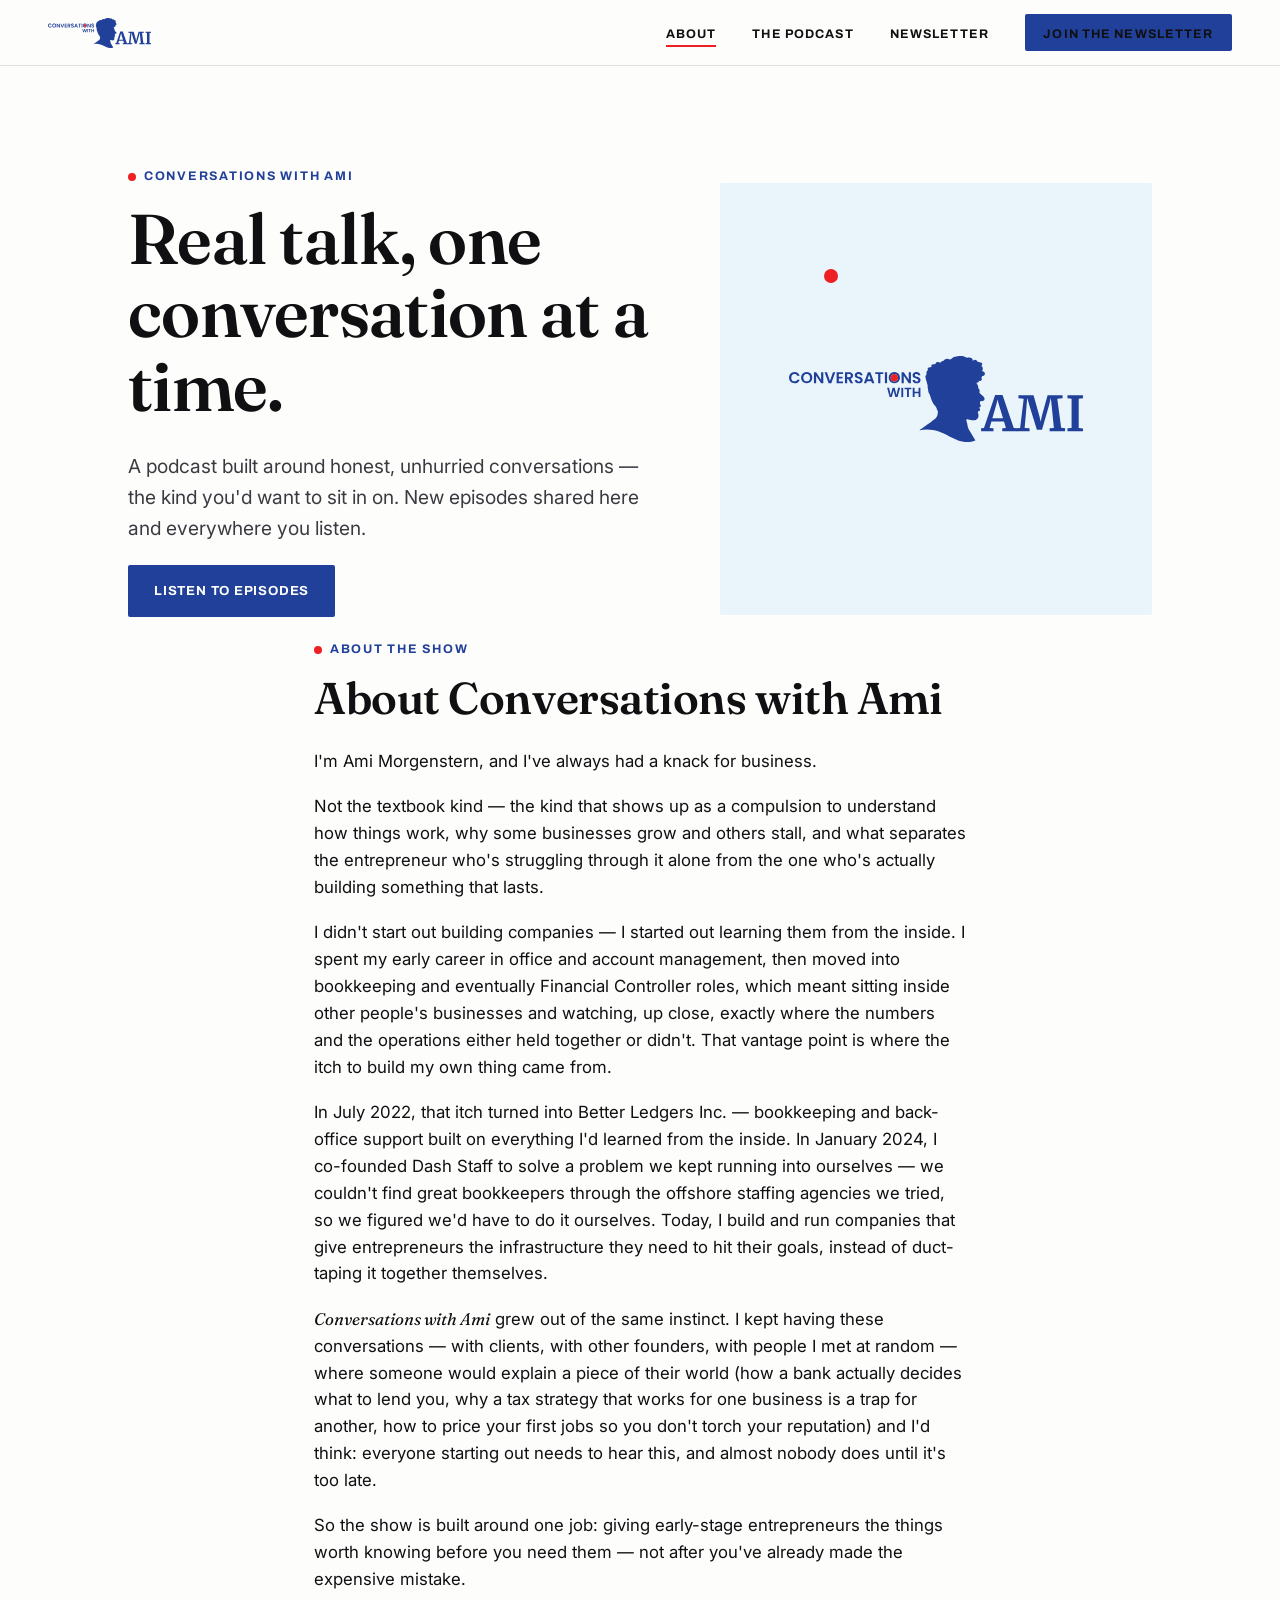
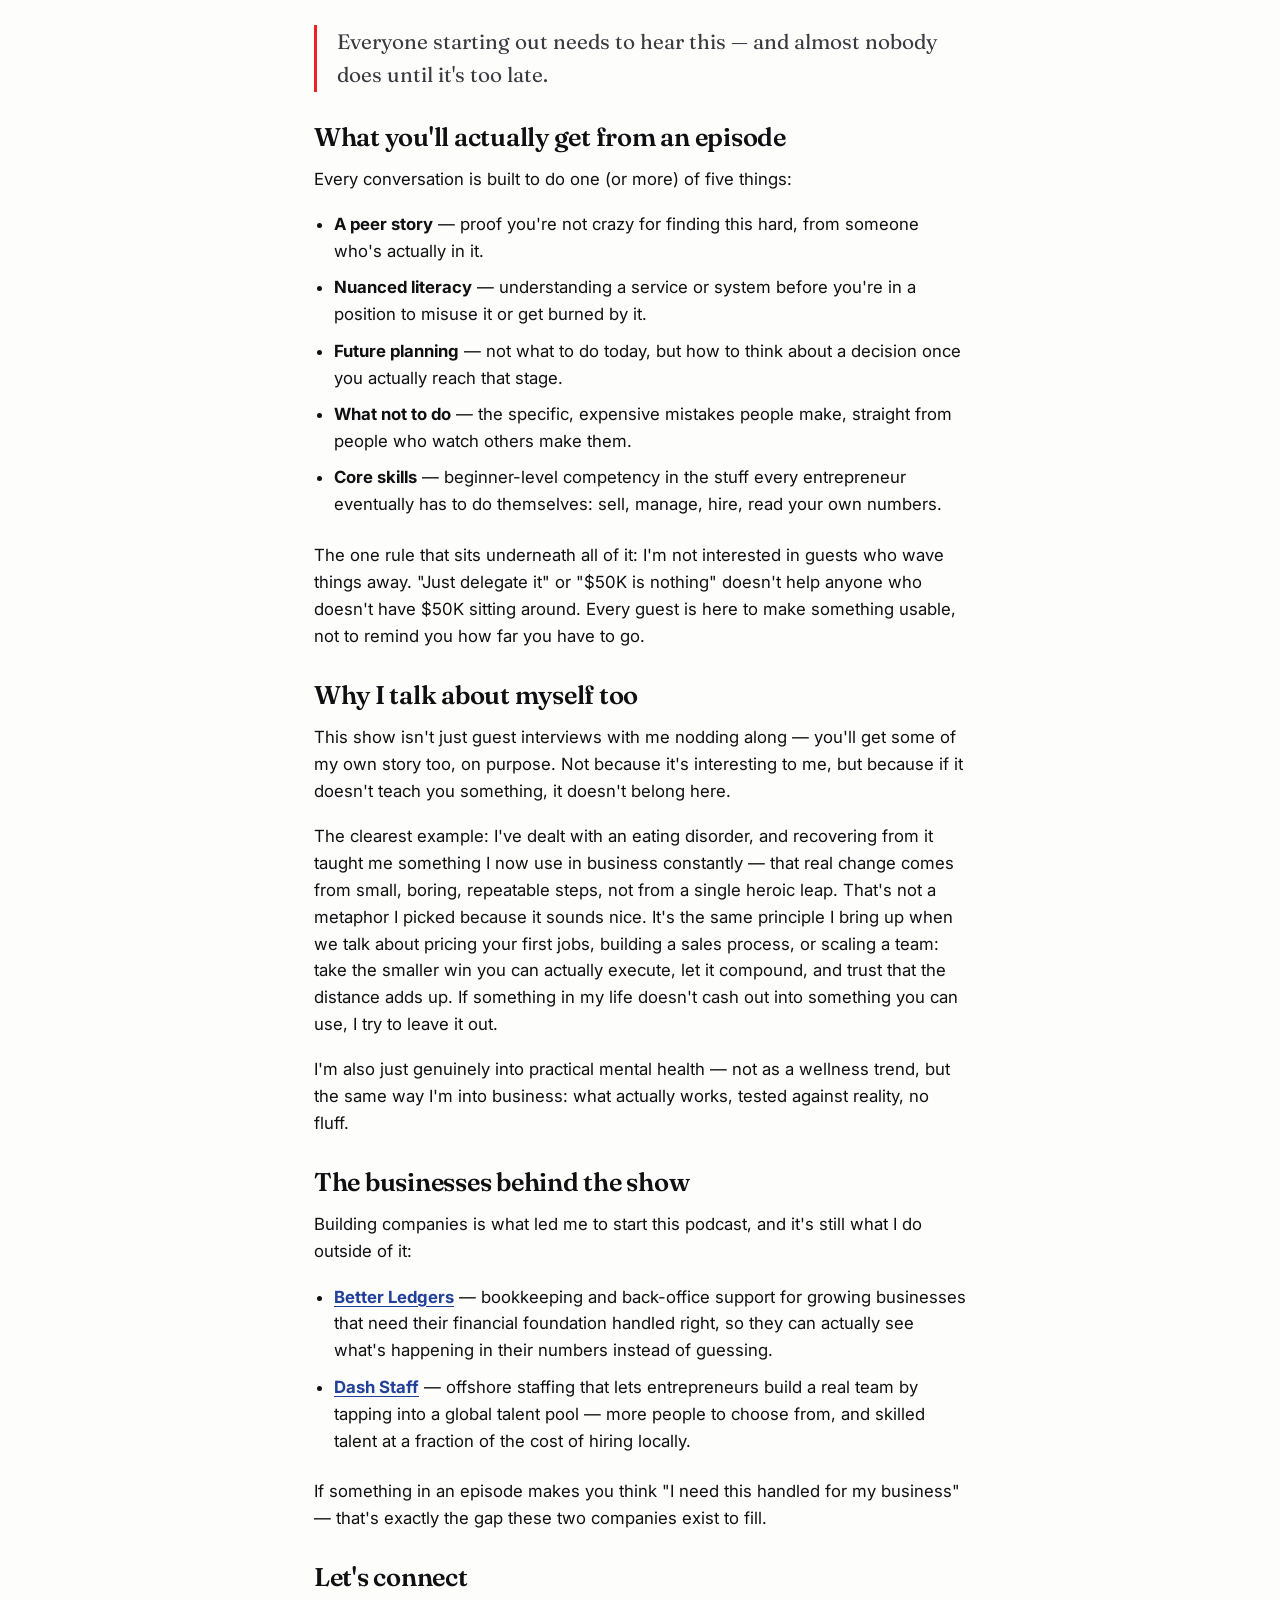
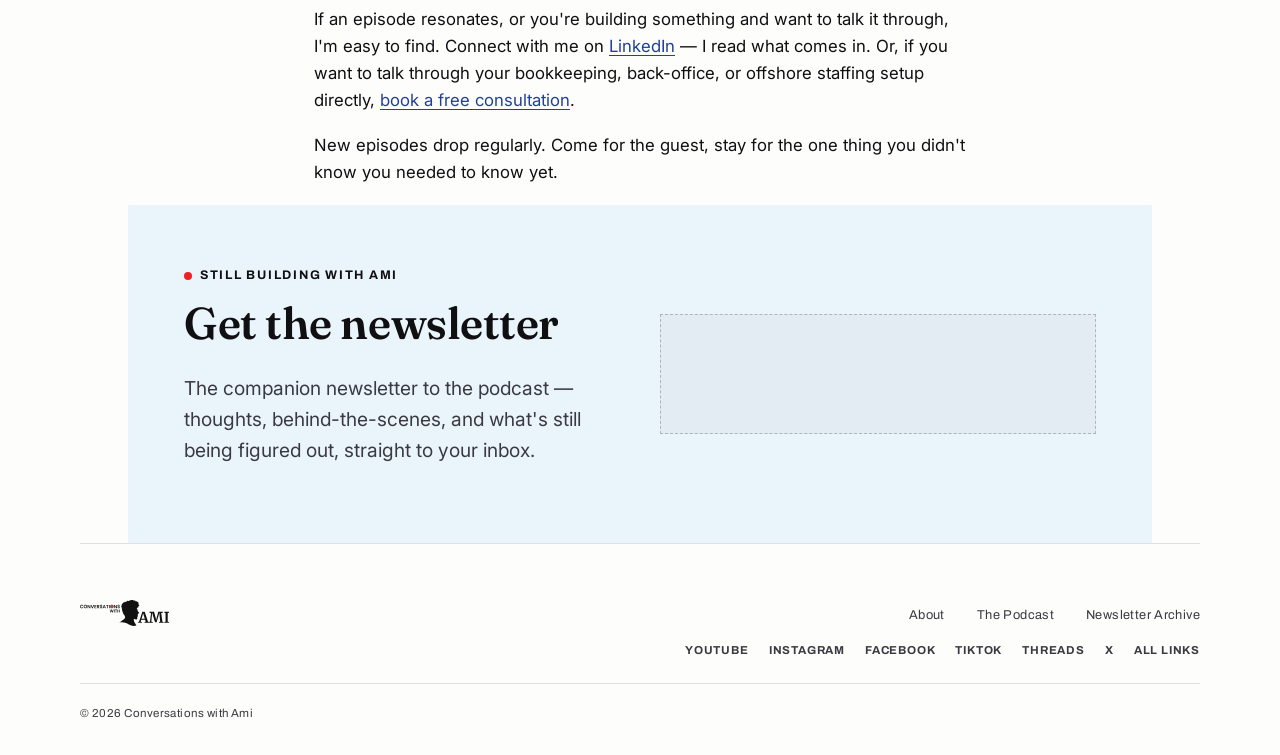
<file: index.html>
<!doctype html>
<html lang="en">
<head>
<meta charset="UTF-8">
<meta name="viewport" content="width=device-width, initial-scale=1.0">
<title>Conversations with Ami — About the Podcast</title>
<meta name="description" content="Conversations with Ami is a podcast of honest, unhurried conversations. Listen in and subscribe to the newsletter, Still Building with Ami.">
<link rel="icon" href="assets/logos/Logo_blue.svg" type="image/svg+xml">
<link rel="stylesheet" href="css/tokens.css">
<link rel="stylesheet" href="css/style.css">
</head>
<body>
<a class="skip-link" href="#main">Skip to content</a>

<header class="site-nav">
  <a class="brand" href="index.html" aria-label="Conversations with Ami — home">
    <img src="assets/logos/Logo_blue.svg" alt="Conversations with Ami">
  </a>
  <button class="nav-toggle" aria-expanded="false" aria-controls="primary-nav" aria-label="Toggle menu">☰</button>
  <ul class="nav-links" id="primary-nav">
    <li class="nav-item"><a href="index.html" aria-current="page">About</a></li>
    <li class="nav-item"><a href="podcast.html">The Podcast</a></li>
    <li class="nav-item"><a href="newsletter.html">Newsletter</a></li>
    <li><a class="nav-cta" href="#signup">Join the newsletter</a></li>
  </ul>
</header>

<main id="main">

  <section class="hero wrap">
    <div>
      <p class="eyebrow">Conversations with Ami</p>
      <h1>Real talk, one conversation at a time.</h1>
      <p class="lede">A podcast built around honest, unhurried conversations — the kind you'd want to sit in on. New episodes shared here and everywhere you listen.</p>
      <p>
        <a class="btn btn-primary" href="podcast.html">Listen to episodes</a>
      </p>
    </div>
    <div class="hero-art">
      <img src="assets/logos/Logo_blue.svg" alt="">
    </div>
  </section>

  <section class="wrap about-copy">
    <p class="eyebrow">About the show</p>
    <h2>About Conversations with Ami</h2>

    <p>I'm Ami Morgenstern, and I've always had a knack for business.</p>

    <p>Not the textbook kind — the kind that shows up as a compulsion to understand how things work, why some businesses grow and others stall, and what separates the entrepreneur who's struggling through it alone from the one who's actually building something that lasts.</p>

    <p>I didn't start out building companies — I started out learning them from the inside. I spent my early career in office and account management, then moved into bookkeeping and eventually Financial Controller roles, which meant sitting inside other people's businesses and watching, up close, exactly where the numbers and the operations either held together or didn't. That vantage point is where the itch to build my own thing came from.</p>

    <p>In July 2022, that itch turned into Better Ledgers Inc. — bookkeeping and back-office support built on everything I'd learned from the inside. In January 2024, I co-founded Dash Staff to solve a problem we kept running into ourselves — we couldn't find great bookkeepers through the offshore staffing agencies we tried, so we figured we'd have to do it ourselves. Today, I build and run companies that give entrepreneurs the infrastructure they need to hit their goals, instead of duct-taping it together themselves.</p>

    <p><em>Conversations with Ami</em> grew out of the same instinct. I kept having these conversations — with clients, with other founders, with people I met at random — where someone would explain a piece of their world (how a bank actually decides what to lend you, why a tax strategy that works for one business is a trap for another, how to price your first jobs so you don't torch your reputation) and I'd think: everyone starting out needs to hear this, and almost nobody does until it's too late.</p>

    <p>So the show is built around one job: giving early-stage entrepreneurs the things worth knowing before you need them — not after you've already made the expensive mistake.</p>

    <p class="pull-note">Everyone starting out needs to hear this — and almost nobody does until it's too late.</p>

    <h3>What you'll actually get from an episode</h3>
    <p>Every conversation is built to do one (or more) of five things:</p>
    <ul>
      <li><strong>A peer story</strong> — proof you're not crazy for finding this hard, from someone who's actually in it.</li>
      <li><strong>Nuanced literacy</strong> — understanding a service or system before you're in a position to misuse it or get burned by it.</li>
      <li><strong>Future planning</strong> — not what to do today, but how to think about a decision once you actually reach that stage.</li>
      <li><strong>What not to do</strong> — the specific, expensive mistakes people make, straight from people who watch others make them.</li>
      <li><strong>Core skills</strong> — beginner-level competency in the stuff every entrepreneur eventually has to do themselves: sell, manage, hire, read your own numbers.</li>
    </ul>
    <p>The one rule that sits underneath all of it: I'm not interested in guests who wave things away. "Just delegate it" or "$50K is nothing" doesn't help anyone who doesn't have $50K sitting around. Every guest is here to make something usable, not to remind you how far you have to go.</p>

    <h3>Why I talk about myself too</h3>
    <p>This show isn't just guest interviews with me nodding along — you'll get some of my own story too, on purpose. Not because it's interesting to me, but because if it doesn't teach you something, it doesn't belong here.</p>
    <p>The clearest example: I've dealt with an eating disorder, and recovering from it taught me something I now use in business constantly — that real change comes from small, boring, repeatable steps, not from a single heroic leap. That's not a metaphor I picked because it sounds nice. It's the same principle I bring up when we talk about pricing your first jobs, building a sales process, or scaling a team: take the smaller win you can actually execute, let it compound, and trust that the distance adds up. If something in my life doesn't cash out into something you can use, I try to leave it out.</p>
    <p>I'm also just genuinely into practical mental health — not as a wellness trend, but the same way I'm into business: what actually works, tested against reality, no fluff.</p>

    <h3>The businesses behind the show</h3>
    <p>Building companies is what led me to start this podcast, and it's still what I do outside of it:</p>
    <ul>
      <li><a href="https://betterledgers.net" target="_blank" rel="noopener"><strong>Better Ledgers</strong></a> — bookkeeping and back-office support for growing businesses that need their financial foundation handled right, so they can actually see what's happening in their numbers instead of guessing.</li>
      <li><a href="https://dashstaffers.com" target="_blank" rel="noopener"><strong>Dash Staff</strong></a> — offshore staffing that lets entrepreneurs build a real team by tapping into a global talent pool — more people to choose from, and skilled talent at a fraction of the cost of hiring locally.</li>
    </ul>
    <p>If something in an episode makes you think "I need this handled for my business" — that's exactly the gap these two companies exist to fill.</p>

    <h3>Let's connect</h3>
    <p>If an episode resonates, or you're building something and want to talk it through, I'm easy to find. Connect with me on <a href="https://www.linkedin.com/in/amrom-morgenstern/" target="_blank" rel="noopener">LinkedIn</a> — I read what comes in. Or, if you want to talk through your bookkeeping, back-office, or offshore staffing setup directly, <a href="https://betterledgersinc.pipedrive.com/scheduler/1erBPPF8/bookkeeping-consultation" target="_blank" rel="noopener">book a free consultation</a>.</p>

    <p>New episodes drop regularly. Come for the guest, stay for the one thing you didn't know you needed to know yet.</p>
  </section>

  <section class="wrap footer-signup-anchor" id="signup">
    <div class="signup-block footer-signup">
      <div>
        <p class="eyebrow">Still Building with Ami</p>
        <h2>Get the newsletter</h2>
        <p class="lede">The companion newsletter to the podcast — thoughts, behind-the-scenes, and what's still being figured out, straight to your inbox.</p>
      </div>
      <div class="signup-form-slot"></div>
    </div>
  </section>

</main>

<footer class="site-footer wrap">
  <div class="footer-top">
    <div class="footer-logos">
      <img src="assets/logos/Logo_black.svg" alt="Conversations with Ami">
    </div>
    <div class="footer-right">
      <nav class="footer-links">
        <ul>
          <li><a href="index.html">About</a></li>
          <li><a href="podcast.html">The Podcast</a></li>
          <li><a href="newsletter.html">Newsletter Archive</a></li>
        </ul>
      </nav>
      <div class="footer-social">
        <a href="https://www.youtube.com/@ConversationswithAmi" target="_blank" rel="noopener">YouTube</a>
        <a href="https://www.instagram.com/conversationswithami" target="_blank" rel="noopener">Instagram</a>
        <a href="https://www.facebook.com/conversationswithami/" target="_blank" rel="noopener">Facebook</a>
        <a href="https://www.tiktok.com/@conversationswithami" target="_blank" rel="noopener">TikTok</a>
        <a href="https://www.threads.com/@conversationswithami" target="_blank" rel="noopener">Threads</a>
        <a href="https://x.com/ConverseWithAmi" target="_blank" rel="noopener">X</a>
        <a href="https://linktr.ee/conversationswithami" target="_blank" rel="noopener">All links</a>
      </div>
    </div>
  </div>
<div class="footer-bottom">
    <span>&copy; <span id="year"></span> Conversations with Ami</span>
  </div>
</footer>

<script src="js/config.js"></script>
<script src="js/nav.js"></script>
<script src="js/newsletter-embed.js"></script>
<script>document.getElementById("year").textContent = new Date().getFullYear();</script>
</body>
</html>
</file>
<file: css/tokens.css>
/* ========================================================
   Conversations with Ami — Design Tokens
   Palette pulled directly from the brand logo files:
   deep blue #21409a, red dot #ed2024, light blue #8bc6e7,
   plus ink/paper neutrals to match the black & white logo marks.
   ======================================================== */

:root {
  /* ---- Color ---- */
  --ink:        #101013;   /* near-black, matches Logo_black bg */
  --ink-soft:   #3a3a40;
  --paper:      #fdfdfc;   /* near-white, matches Logo_white bg */
  --paper-dim:  #f3f2ef;
  --blue:       #21409a;   /* primary brand blue */
  --blue-deep:  #162c6c;   /* pressed / hover state */
  --sky:        #8bc6e7;   /* light blue, tints & secondary surfaces */
  --sky-tint:   #eaf4fb;   /* very light wash of sky, for section backgrounds */
  --red:        #ed2024;   /* the dot — used sparingly, as an accent only */

  /* ---- Type ---- */
  --font-display: "Fraunces", "Iowan Old Style", Georgia, serif;
  --font-label:   "Archivo", "Arial Narrow", sans-serif;
  --font-body:    "Inter", -apple-system, BlinkMacSystemFont, "Segoe UI", sans-serif;

  /* ---- Scale ---- */
  --step-1: clamp(2.6rem, 2rem + 3vw, 5.2rem);
  --step-2: clamp(1.8rem, 1.5rem + 1.6vw, 2.8rem);
  --step-3: clamp(1.3rem, 1.15rem + 0.8vw, 1.6rem);
  --step-0: 1.05rem;

  /* ---- Layout ---- */
  --content-max: 1120px;
  --radius: 2px;
  --border: 1px solid rgba(16,16,19,0.12);
}

* { box-sizing: border-box; }
html { scroll-behavior: smooth; }

body {
  margin: 0;
  background: var(--paper);
  color: var(--ink);
  font-family: var(--font-body);
  font-size: var(--step-0);
  line-height: 1.6;
  -webkit-font-smoothing: antialiased;
}

img { max-width: 100%; display: block; }

a { color: inherit; }

::selection { background: var(--sky); color: var(--ink); }

@media (prefers-reduced-motion: reduce) {
  *, *::before, *::after {
    animation-duration: 0.001ms !important;
    animation-iteration-count: 1 !important;
    transition-duration: 0.001ms !important;
    scroll-behavior: auto !important;
  }
}

:focus-visible {
  outline: 2px solid var(--red);
  outline-offset: 3px;
}
</file>
<file: css/style.css>
@import url('https://fonts.googleapis.com/css2?family=Fraunces:opsz,wght@9..144,400;9..144,500;9..144,600;9..144,700&family=Archivo:wght@600;700;800&family=Inter:wght@400;500;600&display=swap');

/* ============ Skip link ============ */
.skip-link {
  position: absolute; left: -999px; top: 0;
  background: var(--ink); color: var(--paper);
  padding: 0.75rem 1.25rem; z-index: 100;
}
.skip-link:focus { left: 1rem; top: 1rem; }

/* ============ Nav ============ */
.site-nav {
  position: sticky; top: 0; z-index: 50;
  display: flex; align-items: center; justify-content: space-between;
  gap: 1.5rem;
  padding: 0.9rem clamp(1.25rem, 4vw, 3rem);
  background: rgba(253,253,252,0.9);
  backdrop-filter: blur(8px);
  border-bottom: var(--border);
}
.site-nav .brand { display: flex; align-items: center; }
.site-nav .brand img { height: 30px; width: auto; }
.nav-links {
  display: flex; align-items: center; gap: clamp(1rem, 3vw, 2.25rem);
  list-style: none; margin: 0; padding: 0;
}
.nav-links a {
  font-family: var(--font-label);
  font-weight: 700;
  font-size: 0.78rem;
  letter-spacing: 0.09em;
  text-transform: uppercase;
  text-decoration: none;
  color: var(--ink);
  padding-bottom: 4px;
  border-bottom: 2px solid transparent;
  transition: border-color 0.15s ease, color 0.15s ease;
}
.nav-links a:hover,
.nav-links a[aria-current="page"] { border-color: var(--red); }
.nav-cta {
  display: inline-flex; align-items: center;
  font-family: var(--font-label);
  font-weight: 700;
  font-size: 0.78rem;
  letter-spacing: 0.08em;
  text-transform: uppercase;
  text-decoration: none;
  color: var(--paper);
  background: var(--blue);
  padding: 0.65rem 1.15rem;
  border-radius: var(--radius);
  white-space: nowrap;
  transition: background 0.15s ease, transform 0.15s ease;
}
.nav-cta:hover { background: var(--blue-deep); transform: translateY(-1px); }
.nav-toggle { display: none; }

@media (max-width: 800px) {
  .nav-links .nav-item { display: none; }
  .nav-toggle {
    display: inline-flex; align-items: center; justify-content: center;
    width: 40px; height: 40px; border: var(--border); background: none;
    font-family: var(--font-label); font-weight: 700; cursor: pointer;
  }
  .site-nav.is-open .nav-links {
    position: absolute; top: 100%; left: 0; right: 0;
    background: var(--paper); border-bottom: var(--border);
    flex-direction: column; align-items: flex-start; padding: 1.25rem clamp(1.25rem, 4vw, 3rem);
  }
  .site-nav.is-open .nav-links .nav-item { display: block; }
}

/* ============ Layout shells ============ */
.wrap { max-width: var(--content-max); margin: 0 auto; padding: 0 clamp(1.25rem, 4vw, 3rem); }
section { padding: clamp(3rem, 7vw, 6rem) 0; }
.section-tight { padding: clamp(2rem, 4vw, 3.5rem) 0; }

.eyebrow {
  font-family: var(--font-label);
  font-weight: 700;
  font-size: 0.78rem;
  letter-spacing: 0.14em;
  text-transform: uppercase;
  color: var(--blue);
  display: inline-flex;
  align-items: center;
  gap: 0.5rem;
  margin: 0 0 0.9rem;
}
.eyebrow::before {
  content: "";
  width: 8px; height: 8px; border-radius: 50%;
  background: var(--red);
  flex: none;
}

h1, h2, h3 {
  font-family: var(--font-display);
  font-weight: 600;
  line-height: 1.05;
  margin: 0 0 0.6em;
  letter-spacing: -0.01em;
}
h1 { font-size: var(--step-1); }
h2 { font-size: var(--step-2); }
h3 { font-size: var(--step-3); font-weight: 600; }

p { margin: 0 0 1.1em; max-width: 62ch; }
.lede { font-size: 1.2rem; color: var(--ink-soft); }

.btn {
  display: inline-flex; align-items: center; gap: 0.5rem;
  font-family: var(--font-label);
  font-weight: 700; font-size: 0.82rem; letter-spacing: 0.06em; text-transform: uppercase;
  text-decoration: none;
  padding: 0.85rem 1.5rem;
  border-radius: var(--radius);
  border: 2px solid var(--ink);
  color: var(--ink);
  background: transparent;
  transition: all 0.15s ease;
  cursor: pointer;
}
.btn:hover { background: var(--ink); color: var(--paper); }
.btn-primary { background: var(--blue); border-color: var(--blue); color: var(--paper); }
.btn-primary:hover { background: var(--blue-deep); border-color: var(--blue-deep); }

/* ============ Hero ============ */
.hero {
  display: grid; grid-template-columns: 1.1fr 0.9fr; gap: clamp(2rem, 5vw, 4rem);
  align-items: center;
  padding-top: clamp(3.5rem, 8vw, 6rem);
}
.hero h1 { margin-bottom: 0.4em; }
.hero-art {
  position: relative;
  display: flex; align-items: center; justify-content: center;
  aspect-ratio: 1 / 1;
  background: var(--sky-tint);
  border-radius: var(--radius);
  overflow: hidden;
}
.hero-art img { width: 68%; height: auto; }
.hero-art::after {
  content: "";
  position: absolute; width: 14px; height: 14px; border-radius: 50%;
  background: var(--red);
  top: 20%; left: 24%;
  animation: pulse 2.6s ease-in-out infinite;
}
@keyframes pulse {
  0%, 100% { transform: scale(1); opacity: 1; }
  50% { transform: scale(1.5); opacity: 0.55; }
}
@media (max-width: 860px) {
  .hero { grid-template-columns: 1fr; }
  .hero-art { order: -1; max-width: 320px; margin: 0 auto; }
}

/* ============ Episode list ============ */
.episode-list { display: flex; flex-direction: column; }
.episode {
  display: grid;
  grid-template-columns: auto 1fr auto;
  gap: 1.25rem;
  align-items: center;
  padding: 1.5rem 0;
  border-bottom: var(--border);
}
.episode:first-child { border-top: var(--border); }
.episode-num {
  font-family: var(--font-display);
  font-size: 1.6rem;
  color: var(--sky);
  min-width: 3ch;
}
.episode-body h3 { margin-bottom: 0.25rem; font-size: 1.25rem; }
.episode-meta {
  font-family: var(--font-label);
  font-size: 0.72rem; letter-spacing: 0.08em; text-transform: uppercase;
  color: var(--ink-soft); margin: 0 0 0.4rem;
}
.episode-desc { font-size: 0.95rem; color: var(--ink-soft); margin: 0; }
.episode-play {
  display: inline-flex; align-items: center; justify-content: center;
  width: 46px; height: 46px; border-radius: 50%;
  border: 2px solid var(--ink);
  background: transparent; color: var(--ink);
  font: inherit; font-size: 1rem; cursor: pointer;
  transition: all 0.15s ease;
  flex: none;
}
.episode-play:hover { background: var(--blue); border-color: var(--blue); color: var(--paper); }
.episode-actions {
  display: flex; flex-direction: column; align-items: center; gap: 0.6rem;
  flex: none;
}
.episode-watch {
  font-family: var(--font-label);
  font-weight: 700; font-size: 0.68rem; letter-spacing: 0.05em; text-transform: uppercase;
  background: transparent; border: 1px solid var(--ink); color: var(--ink);
  border-radius: var(--radius); padding: 0.35rem 0.6rem; cursor: pointer;
  white-space: nowrap;
  transition: all 0.15s ease;
}
.episode-watch:hover { background: var(--blue); border-color: var(--blue); color: var(--paper); }
.episode-embed { grid-column: 1 / -1; margin-top: 1rem; }
.episode-embed iframe {
  width: 100%; aspect-ratio: 16 / 9; border: 0; display: block;
}
@media (max-width: 600px) {
  .episode { grid-template-columns: auto 1fr; }
  .episode-actions { flex-direction: row; grid-column: 2; justify-self: start; margin-top: 0.5rem; }
}

.state-msg {
  font-family: var(--font-label);
  font-size: 0.85rem; letter-spacing: 0.03em;
  color: var(--ink-soft);
  padding: 2rem 0;
}

/* ============ Newsletter archive ============ */
.archive-grid {
  display: grid; grid-template-columns: repeat(auto-fill, minmax(280px, 1fr));
  gap: 1.5rem;
}
.archive-card {
  border: var(--border);
  padding: 1.75rem;
  display: flex; flex-direction: column; gap: 0.6rem;
  text-decoration: none; color: var(--ink);
  background: transparent; font: inherit; text-align: left; cursor: pointer;
  width: 100%;
  transition: border-color 0.15s ease, transform 0.15s ease;
}
.archive-card:hover,
.archive-card[aria-expanded="true"] { border-color: var(--blue); transform: translateY(-2px); }
.archive-card .issue-num {
  font-family: var(--font-label); font-weight: 700;
  font-size: 0.72rem; letter-spacing: 0.1em; text-transform: uppercase;
  color: var(--blue);
}
.archive-card h3 { margin: 0; font-size: 1.15rem; }
.archive-card .issue-date {
  font-family: var(--font-label); font-size: 0.72rem;
  color: var(--ink-soft); margin-top: auto;
}

.newsletter-reader {
  margin-top: 2.5rem;
  padding-top: 2.5rem;
  border-top: var(--border);
}
.newsletter-reader .issue-date {
  font-family: var(--font-label); font-size: 0.72rem;
  letter-spacing: 0.05em; text-transform: uppercase; color: var(--ink-soft);
}
.reader-close {
  font-family: var(--font-label); font-weight: 700; font-size: 0.72rem;
  letter-spacing: 0.06em; text-transform: uppercase;
  background: transparent; border: 1px solid var(--ink); color: var(--ink);
  border-radius: var(--radius); padding: 0.5rem 0.9rem; cursor: pointer;
  float: right;
  transition: all 0.15s ease;
}
.reader-close:hover { background: var(--ink); color: var(--paper); }
.reader-body { margin-top: 1.5rem; clear: both; }
.reader-body img { border-radius: var(--radius); margin: 1rem 0; }

/* ============ Newsletter signup block ============ */
.signup-block {
  background: var(--ink);
  color: var(--paper);
  border-radius: var(--radius);
  padding: clamp(2rem, 5vw, 3.5rem);
  display: grid; grid-template-columns: 1fr 1fr; gap: 2.5rem; align-items: center;
}
.signup-block h2, .signup-block p { color: var(--paper); }
.signup-block .lede { color: rgba(253,253,252,0.7); }
.signup-form-slot {
  background: rgba(253,253,252,0.04);
  border: 1px dashed rgba(253,253,252,0.3);
  padding: 1.5rem;
  min-height: 120px;
  display: flex; align-items: center; justify-content: center;
  font-family: var(--font-label); font-size: 0.8rem; letter-spacing: 0.03em;
  color: rgba(253,253,252,0.55); text-align: center;
}
@media (max-width: 760px) {
  .signup-block { grid-template-columns: 1fr; }
}

/* Footer variant of signup (lighter) */
.footer-signup {
  background: var(--sky-tint);
  color: var(--ink);
}
.footer-signup h2, .footer-signup p { color: var(--ink); }
.footer-signup .lede { color: var(--ink-soft); }
.footer-signup .signup-form-slot {
  background: rgba(16,16,19,0.03);
  border: 1px dashed rgba(16,16,19,0.25);
  color: var(--ink-soft);
}

/* ============ Footer ============ */
.site-footer {
  border-top: var(--border);
  padding: clamp(2.5rem, 5vw, 3.5rem) 0 2rem;
}
.footer-top {
  display: flex; flex-wrap: wrap; gap: 2rem;
  justify-content: space-between; align-items: flex-start;
  margin-bottom: 1.5rem;
}
.footer-logos { display: flex; flex-direction: column; gap: 1rem; }
.footer-logos img { height: 26px; width: auto; }
.footer-right { display: flex; flex-direction: column; gap: 0.9rem; align-items: flex-end; }
.footer-links { display: flex; gap: 2rem; flex-wrap: wrap; }
.footer-links ul { list-style: none; margin: 0; padding: 0; display: flex; gap: 2rem; flex-wrap: wrap; }
.footer-links li { margin-bottom: 0; }
.footer-links a {
  font-family: var(--font-label); font-size: 0.8rem; letter-spacing: 0.03em;
  text-decoration: none; color: var(--ink-soft);
}
.footer-links a:hover { color: var(--blue); }
.footer-social { display: flex; flex-wrap: wrap; align-items: center; gap: 1.25rem; }
.footer-social a {
  font-family: var(--font-label); font-weight: 700; font-size: 0.72rem;
  letter-spacing: 0.07em; text-transform: uppercase;
  text-decoration: none; color: var(--ink-soft);
  transition: color 0.15s ease;
}
.footer-social a:hover { color: var(--blue); }
@media (max-width: 640px) {
  .footer-right { align-items: flex-start; }
}
.footer-bottom {
  font-family: var(--font-label); font-size: 0.72rem; letter-spacing: 0.04em;
  color: var(--ink-soft);
  display: flex; justify-content: space-between; flex-wrap: wrap; gap: 0.5rem;
  border-top: var(--border); padding-top: 1.25rem;
}

/* ============ About page specifics ============ */
.about-copy { max-width: 68ch; }
.about-copy h3 { margin-top: 2rem; }
.about-copy ul { margin: 0 0 1.5rem 1.25rem; padding: 0; }
.about-copy li { margin-bottom: 0.6rem; max-width: 60ch; }
.about-copy a { color: var(--blue); text-decoration: underline; text-underline-offset: 3px; }
.about-copy a:hover { color: var(--blue-deep); }
.about-copy em { font-family: var(--font-display); font-style: italic; }
.pull-note {
  border-left: 3px solid var(--red);
  padding-left: 1.25rem;
  font-family: var(--font-display);
  font-size: 1.3rem;
  color: var(--ink-soft);
  margin: 2rem 0;
}
.placeholder-copy {
  background: var(--sky-tint);
  border: 1px dashed var(--sky);
  padding: 1.5rem;
  font-family: var(--font-label);
  font-size: 0.85rem;
  color: var(--blue-deep);
}
</file>
